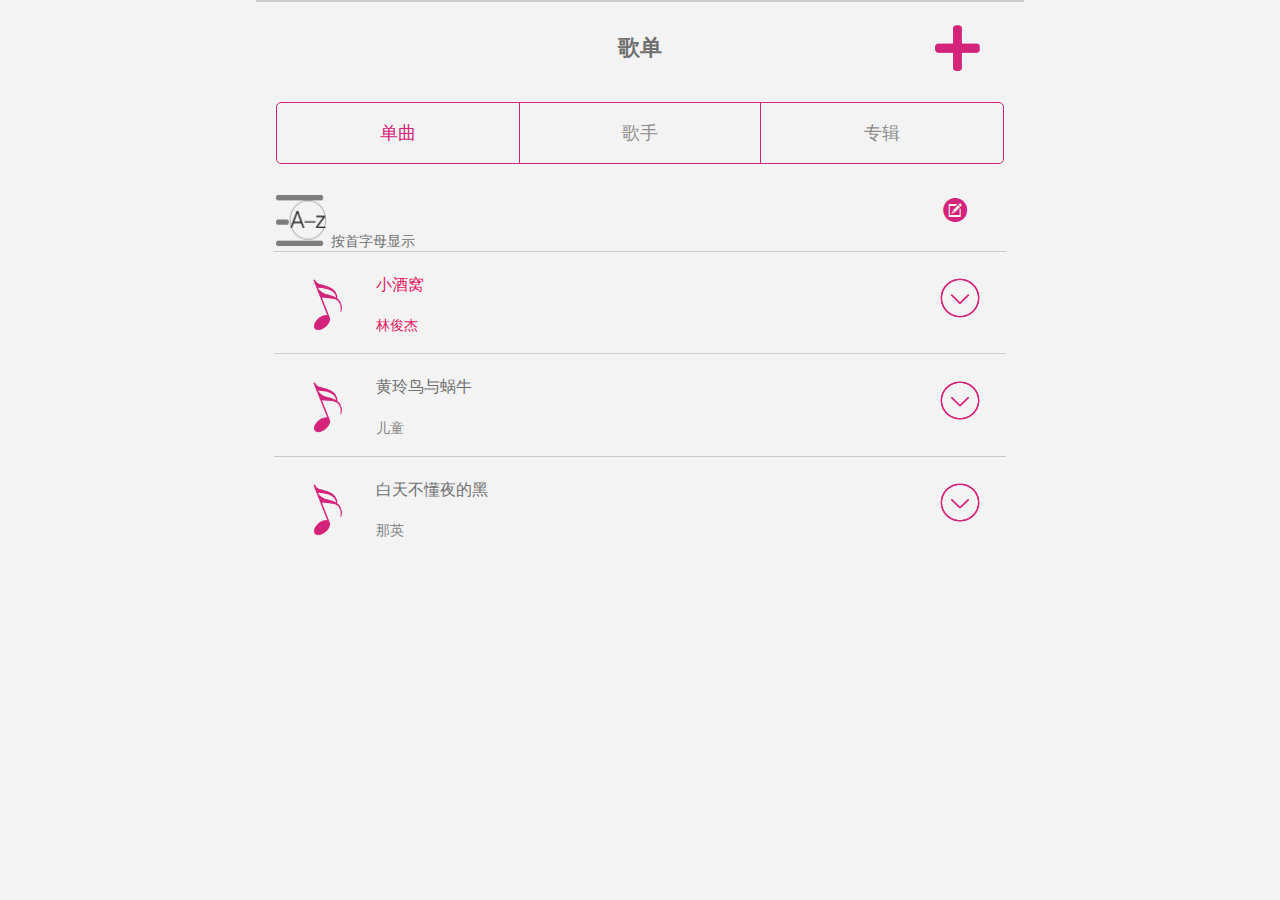
<file: index.html>
<!DOCTYPE html>
<html>
	<head>
		<meta charset="UTF-8">
	    <meta name="viewport" content="width=device-width"/>
		<!-- Add to homescreen for Safari on Ios -->
		<meta name="apple-mobile-web-app-capable" content="yes">
		<meta name="apple-mobile-web-app-status-bar-style" content="black">
		<meta name="apple-mobile-web-app-title" content="play">
		<link rel="apple-touch-icon" href="./images/logo.png">
		<!-- Add to homescreen for Chrome on Android -->
		<meta name="mobile-web-app-capable" content="yes">
		<meta name="application-name" content="play">
		<meta name="theme-color" content="#2F3BA2">
		<link rel="icon" sizes="192x192" href="./images/logo.png">
	    <script src="js/jquery.js"></script>
		<script src="js/index.js"></script>
		<link rel="stylesheet" type="text/css" href="css/index.css"/>
		<title>播放页</title>
	</head>
	<body>
		<audio class="audio" src="./list/小酒窝.mp3"loop></audio>
		<div class="bplay">
			<div class="pheader">
				<div class="fan">
					<img src="./images/plist.png"/>
				</div>
				<div class="plist">
					&#xe61f;
				</div>
			</div>
			<div class="ban">
				<img src="images/1.png"/>
				<div class="banR">
					<img src="./images/xin.png"/>
					<span class="zi">如果大家都拥有海</span>
					<div class="pcircle">
						<div class="pyuan"></div>
					</div>
				</div>
			</div>
			<div class="bofang">
				<div class="starttime">0:00</div>
				<div class="endtime">3:24</div>
				<div class="progress">
					<div id="done"></div>
					<div class="procir"></div>
				</div>
			</div>
			<div class="sing">
				<div class="singname">
					<!--小酒窝-->
				</div>
				<div class="zuozhe">
					<!--林俊杰-->
				</div>
			</div>
			<div class="singActive">
				<a href=""class="singa1">&#xe600;</a>
				<a href=""class="singa2">&#xe60e;</a>
			</div>
			<div class="singci">
				<div class="geci"></div>
			</div>
			<div class="change">
				<div class="play">
					<img src="images/play.png"/>
				</div>
				<div class="prev">
					&#xe950;
				</div>
				<div class="next">
					&#xe951;
				</div>
			</div>
			<div class="glists">
				<div id="curr">当前播放列表</div>
				<ul class="glist"></ul>
			</div>
			<ul class="gcaozuo">
				<li>
					<p class="shou"></p>
					<span>收藏</span>
				</li>
				<li>
					<p class="shan"></p>
					<span>删除</span>
				</li>
			</ul>
		</div>
		<div class="mlist">
			<div class="headerlist">
	          <p>歌单</p>
	          <img class="new" src="images/新建.png" alt="" />
		</div>
		<ul class="zlist">
			<li class="active"data-role="dan">单曲</li>
			<li class="ges"data-role="ges">歌手</li>
			<li data-role="zhuan">专辑</li>
		</ul>
		<div class="bianji">
			<div class="szm">
				<img src="images/h_03.png"/>
				按首字母显示
			</div>
		    <a href=""class="bianjia">&#xe6e3;</a>
		</div>
		<ul class="lists"></ul>
		</div>
	</body>
</html>
</file>
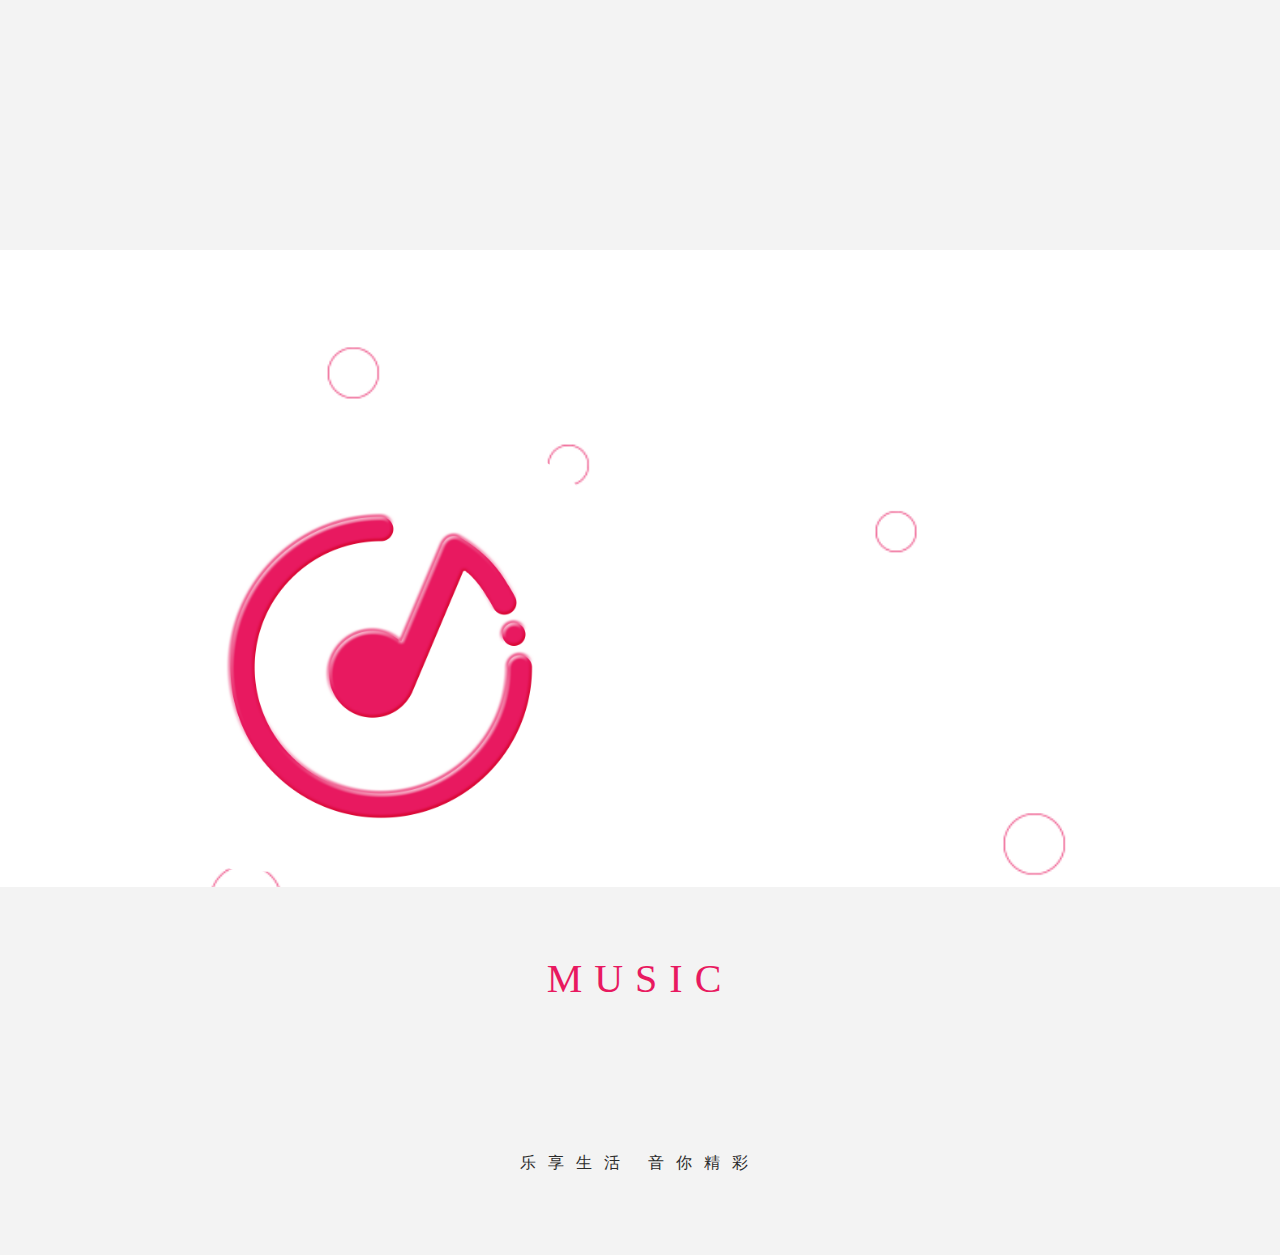
<file: yingdao.html>
<!DOCTYPE html>
<html>
	<head>
		<meta charset="UTF-8">
		<meta name="viewport" content="width=device-width"/>
		<!-- Add to homescreen for Safari on Ios -->
		<meta name="apple-mobile-web-app-capable" content="yes">
		<meta name="apple-mobile-web-app-status-bar-style" content="black">
		<meta name="apple-mobile-web-app-title" content="welcome">
		<link rel="apple-touch-icon" href="./images/logo.png">
		<!-- Add to homescreen for Chrome on Android -->
		<meta name="mobile-web-app-capable" content="yes">
		<meta name="application-name" content="welcome">
		<meta name="theme-color" content="#2F3BA2">
		<link rel="icon" sizes="192x192" href="./images/logo.png">
	    <script src="js/jquery.js"></script>
		<script src="js/index.js"></script>
		<link rel="stylesheet" type="text/css" href="css/index.css"/>
		<title>引导页</title>
	</head>
	<body>
		<div class="ylogo">
			<img src="images/logo.png" alt="" />
		</div>
		<div class="ymusic">
			music
		</div>
		<div class="guang">
			乐享生活  音你精彩
		</div>
	</body>
</html>
</file>
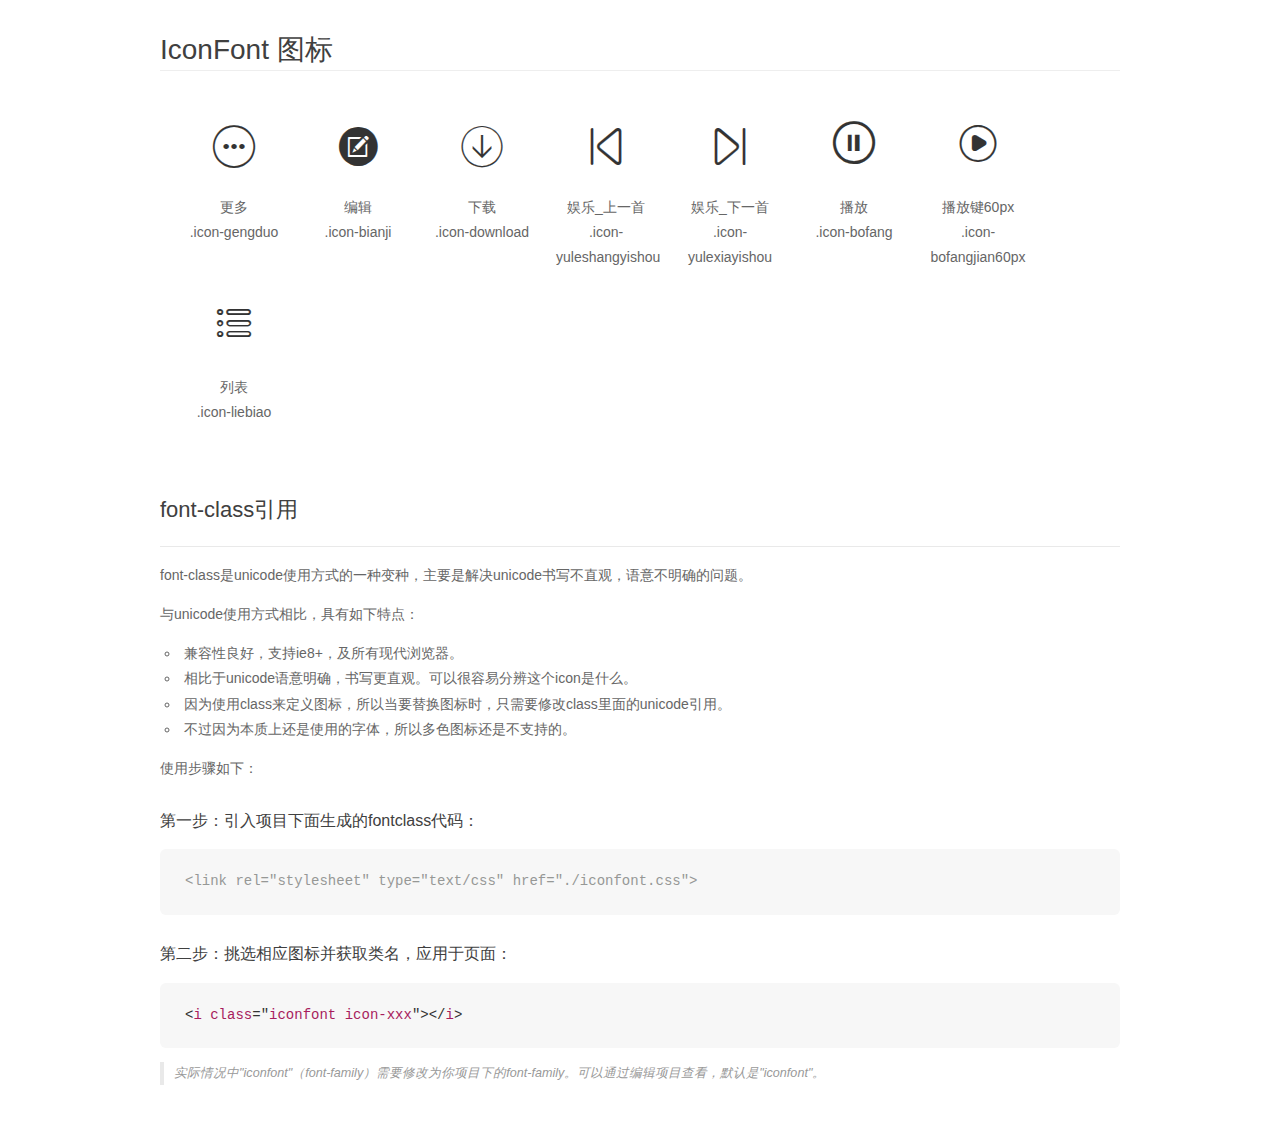
<file: css/font_ludbtrnggory66r/demo_fontclass.html>
<!DOCTYPE html>
<html>
<head>
    <meta charset="utf-8"/>
    <title>IconFont</title>
    <link rel="stylesheet" href="demo.css">
    <link rel="stylesheet" href="iconfont.css">
</head>
<body>
    <div class="main markdown">
        <h1>IconFont 图标</h1>
        <ul class="icon_lists clear">
            
                <li>
                <i class="icon iconfont icon-gengduo"></i>
                    <div class="name">更多</div>
                    <div class="fontclass">.icon-gengduo</div>
                </li>
            
                <li>
                <i class="icon iconfont icon-bianji"></i>
                    <div class="name">编辑</div>
                    <div class="fontclass">.icon-bianji</div>
                </li>
            
                <li>
                <i class="icon iconfont icon-download"></i>
                    <div class="name">下载</div>
                    <div class="fontclass">.icon-download</div>
                </li>
            
                <li>
                <i class="icon iconfont icon-yuleshangyishou"></i>
                    <div class="name">娱乐_上一首</div>
                    <div class="fontclass">.icon-yuleshangyishou</div>
                </li>
            
                <li>
                <i class="icon iconfont icon-yulexiayishou"></i>
                    <div class="name">娱乐_下一首</div>
                    <div class="fontclass">.icon-yulexiayishou</div>
                </li>
            
                <li>
                <i class="icon iconfont icon-bofang"></i>
                    <div class="name">播放</div>
                    <div class="fontclass">.icon-bofang</div>
                </li>
            
                <li>
                <i class="icon iconfont icon-bofangjian60px"></i>
                    <div class="name">播放键60px</div>
                    <div class="fontclass">.icon-bofangjian60px</div>
                </li>
            
                <li>
                <i class="icon iconfont icon-liebiao"></i>
                    <div class="name">列表</div>
                    <div class="fontclass">.icon-liebiao</div>
                </li>
            
        </ul>

        <h2 id="font-class-">font-class引用</h2>
        <hr>

        <p>font-class是unicode使用方式的一种变种，主要是解决unicode书写不直观，语意不明确的问题。</p>
        <p>与unicode使用方式相比，具有如下特点：</p>
        <ul>
        <li>兼容性良好，支持ie8+，及所有现代浏览器。</li>
        <li>相比于unicode语意明确，书写更直观。可以很容易分辨这个icon是什么。</li>
        <li>因为使用class来定义图标，所以当要替换图标时，只需要修改class里面的unicode引用。</li>
        <li>不过因为本质上还是使用的字体，所以多色图标还是不支持的。</li>
        </ul>
        <p>使用步骤如下：</p>
        <h3 id="-fontclass-">第一步：引入项目下面生成的fontclass代码：</h3>


        <pre><code class="lang-js hljs javascript"><span class="hljs-comment">&lt;link rel="stylesheet" type="text/css" href="./iconfont.css"&gt;</span></code></pre>
        <h3 id="-">第二步：挑选相应图标并获取类名，应用于页面：</h3>
        <pre><code class="lang-css hljs">&lt;<span class="hljs-selector-tag">i</span> <span class="hljs-selector-tag">class</span>="<span class="hljs-selector-tag">iconfont</span> <span class="hljs-selector-tag">icon-xxx</span>"&gt;&lt;/<span class="hljs-selector-tag">i</span>&gt;</code></pre>
        <blockquote>
        <p>实际情况中"iconfont"（font-family）需要修改为你项目下的font-family。可以通过编辑项目查看，默认是"iconfont"。</p>
        </blockquote>
    </div>
</body>
</html>
</file>
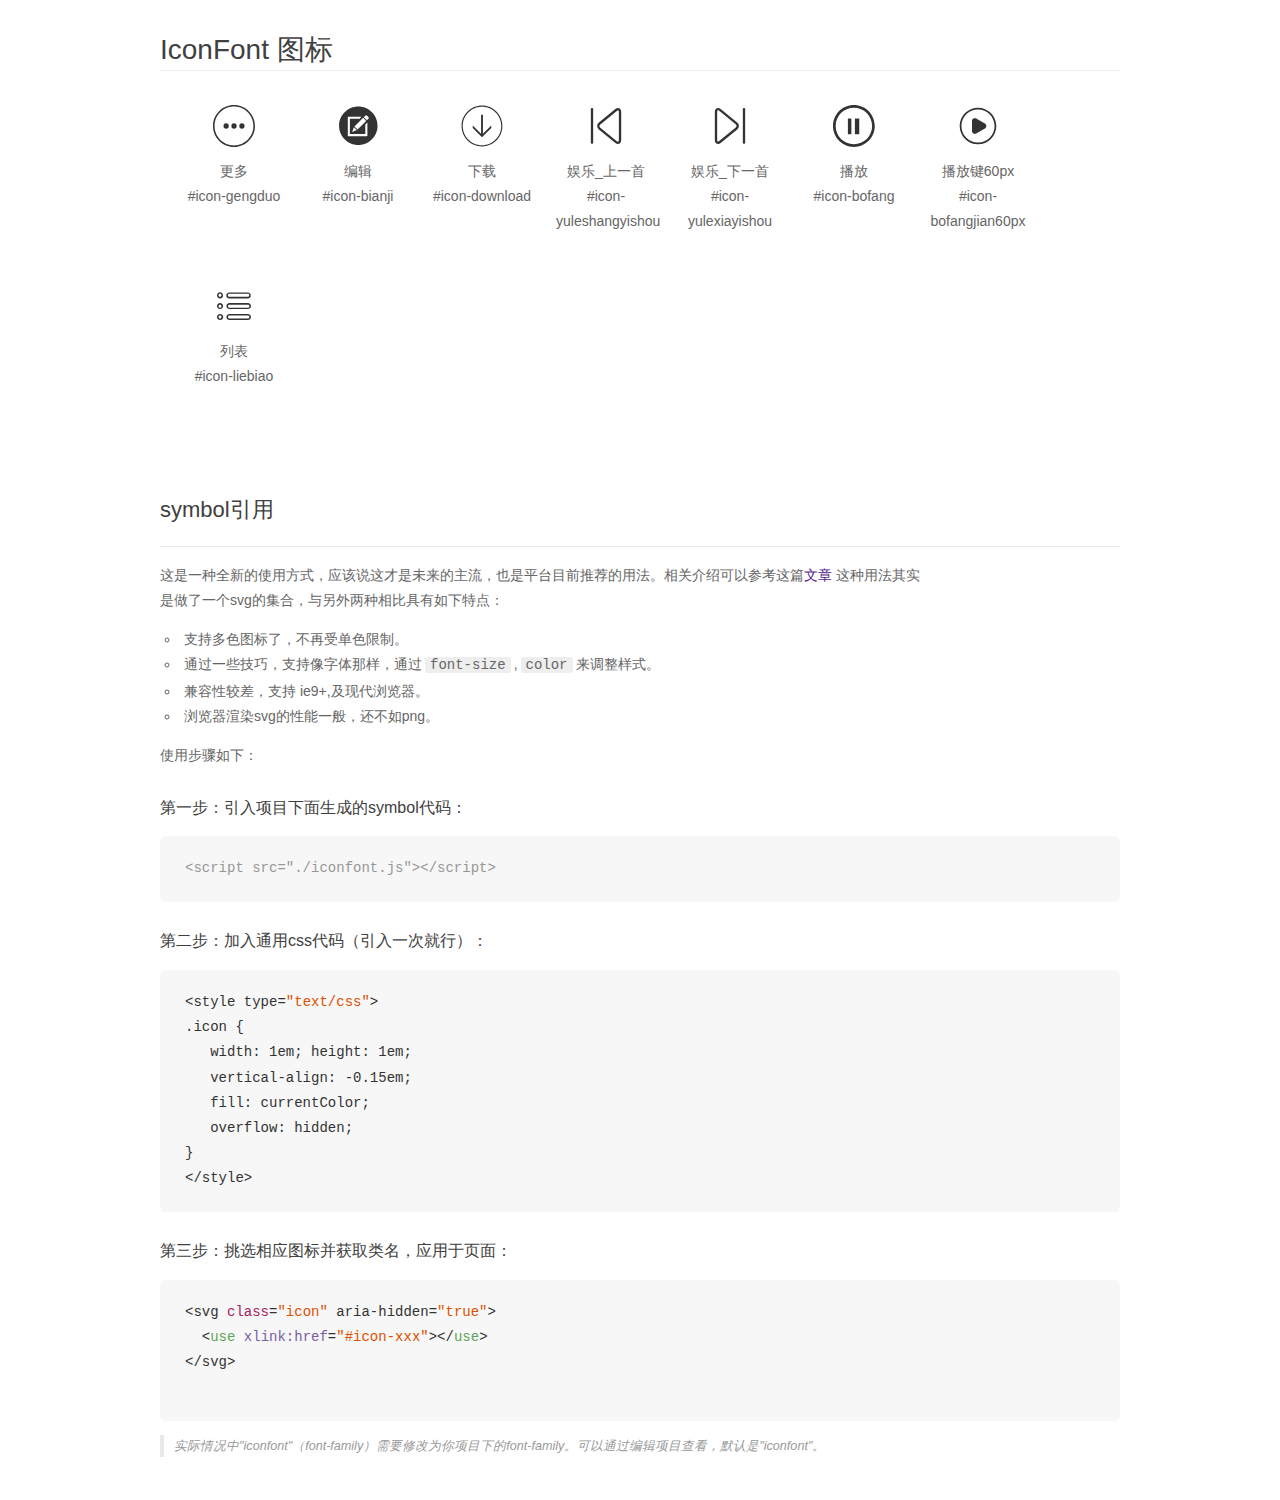
<file: css/font_ludbtrnggory66r/demo_symbol.html>
<!DOCTYPE html>
<html>
<head>
    <meta charset="utf-8"/>
    <title>IconFont</title>
    <link rel="stylesheet" href="demo.css">
    <script src="iconfont.js"></script>

    <style type="text/css">
        .icon {
          /* 通过设置 font-size 来改变图标大小 */
          width: 1em; height: 1em;
          /* 图标和文字相邻时，垂直对齐 */
          vertical-align: -0.15em;
          /* 通过设置 color 来改变 SVG 的颜色/fill */
          fill: currentColor;
          /* path 和 stroke 溢出 viewBox 部分在 IE 下会显示
             normalize.css 中也包含这行 */
          overflow: hidden;
        }

    </style>
</head>
<body>
    <div class="main markdown">
        <h1>IconFont 图标</h1>
        <ul class="icon_lists clear">
            
                <li>
                    <svg class="icon" aria-hidden="true">
                        <use xlink:href="#icon-gengduo"></use>
                    </svg>
                    <div class="name">更多</div>
                    <div class="fontclass">#icon-gengduo</div>
                </li>
            
                <li>
                    <svg class="icon" aria-hidden="true">
                        <use xlink:href="#icon-bianji"></use>
                    </svg>
                    <div class="name">编辑</div>
                    <div class="fontclass">#icon-bianji</div>
                </li>
            
                <li>
                    <svg class="icon" aria-hidden="true">
                        <use xlink:href="#icon-download"></use>
                    </svg>
                    <div class="name">下载</div>
                    <div class="fontclass">#icon-download</div>
                </li>
            
                <li>
                    <svg class="icon" aria-hidden="true">
                        <use xlink:href="#icon-yuleshangyishou"></use>
                    </svg>
                    <div class="name">娱乐_上一首</div>
                    <div class="fontclass">#icon-yuleshangyishou</div>
                </li>
            
                <li>
                    <svg class="icon" aria-hidden="true">
                        <use xlink:href="#icon-yulexiayishou"></use>
                    </svg>
                    <div class="name">娱乐_下一首</div>
                    <div class="fontclass">#icon-yulexiayishou</div>
                </li>
            
                <li>
                    <svg class="icon" aria-hidden="true">
                        <use xlink:href="#icon-bofang"></use>
                    </svg>
                    <div class="name">播放</div>
                    <div class="fontclass">#icon-bofang</div>
                </li>
            
                <li>
                    <svg class="icon" aria-hidden="true">
                        <use xlink:href="#icon-bofangjian60px"></use>
                    </svg>
                    <div class="name">播放键60px</div>
                    <div class="fontclass">#icon-bofangjian60px</div>
                </li>
            
                <li>
                    <svg class="icon" aria-hidden="true">
                        <use xlink:href="#icon-liebiao"></use>
                    </svg>
                    <div class="name">列表</div>
                    <div class="fontclass">#icon-liebiao</div>
                </li>
            
        </ul>


        <h2 id="symbol-">symbol引用</h2>
        <hr>

        <p>这是一种全新的使用方式，应该说这才是未来的主流，也是平台目前推荐的用法。相关介绍可以参考这篇<a href="">文章</a>
        这种用法其实是做了一个svg的集合，与另外两种相比具有如下特点：</p>
        <ul>
          <li>支持多色图标了，不再受单色限制。</li>
          <li>通过一些技巧，支持像字体那样，通过<code>font-size</code>,<code>color</code>来调整样式。</li>
          <li>兼容性较差，支持 ie9+,及现代浏览器。</li>
          <li>浏览器渲染svg的性能一般，还不如png。</li>
        </ul>
        <p>使用步骤如下：</p>
        <h3 id="-symbol-">第一步：引入项目下面生成的symbol代码：</h3>
        <pre><code class="lang-js hljs javascript"><span class="hljs-comment">&lt;script src="./iconfont.js"&gt;&lt;/script&gt;</span></code></pre>
        <h3 id="-css-">第二步：加入通用css代码（引入一次就行）：</h3>
        <pre><code class="lang-js hljs javascript">&lt;style type=<span class="hljs-string">"text/css"</span>&gt;
.icon {
   width: <span class="hljs-number">1</span>em; height: <span class="hljs-number">1</span>em;
   vertical-align: <span class="hljs-number">-0.15</span>em;
   fill: currentColor;
   overflow: hidden;
}
&lt;<span class="hljs-regexp">/style&gt;</span></code></pre>
        <h3 id="-">第三步：挑选相应图标并获取类名，应用于页面：</h3>
        <pre><code class="lang-js hljs javascript">&lt;svg <span class="hljs-class"><span class="hljs-keyword">class</span></span>=<span class="hljs-string">"icon"</span> aria-hidden=<span class="hljs-string">"true"</span>&gt;<span class="xml"><span class="hljs-tag">
  &lt;<span class="hljs-name">use</span> <span class="hljs-attr">xlink:href</span>=<span class="hljs-string">"#icon-xxx"</span>&gt;</span><span class="hljs-tag">&lt;/<span class="hljs-name">use</span>&gt;</span>
</span>&lt;<span class="hljs-regexp">/svg&gt;
        </span></code></pre>
        <blockquote>
        <p>实际情况中"iconfont"（font-family）需要修改为你项目下的font-family。可以通过编辑项目查看，默认是"iconfont"。</p>
        </blockquote>
    </div>
</body>
</html>
</file>
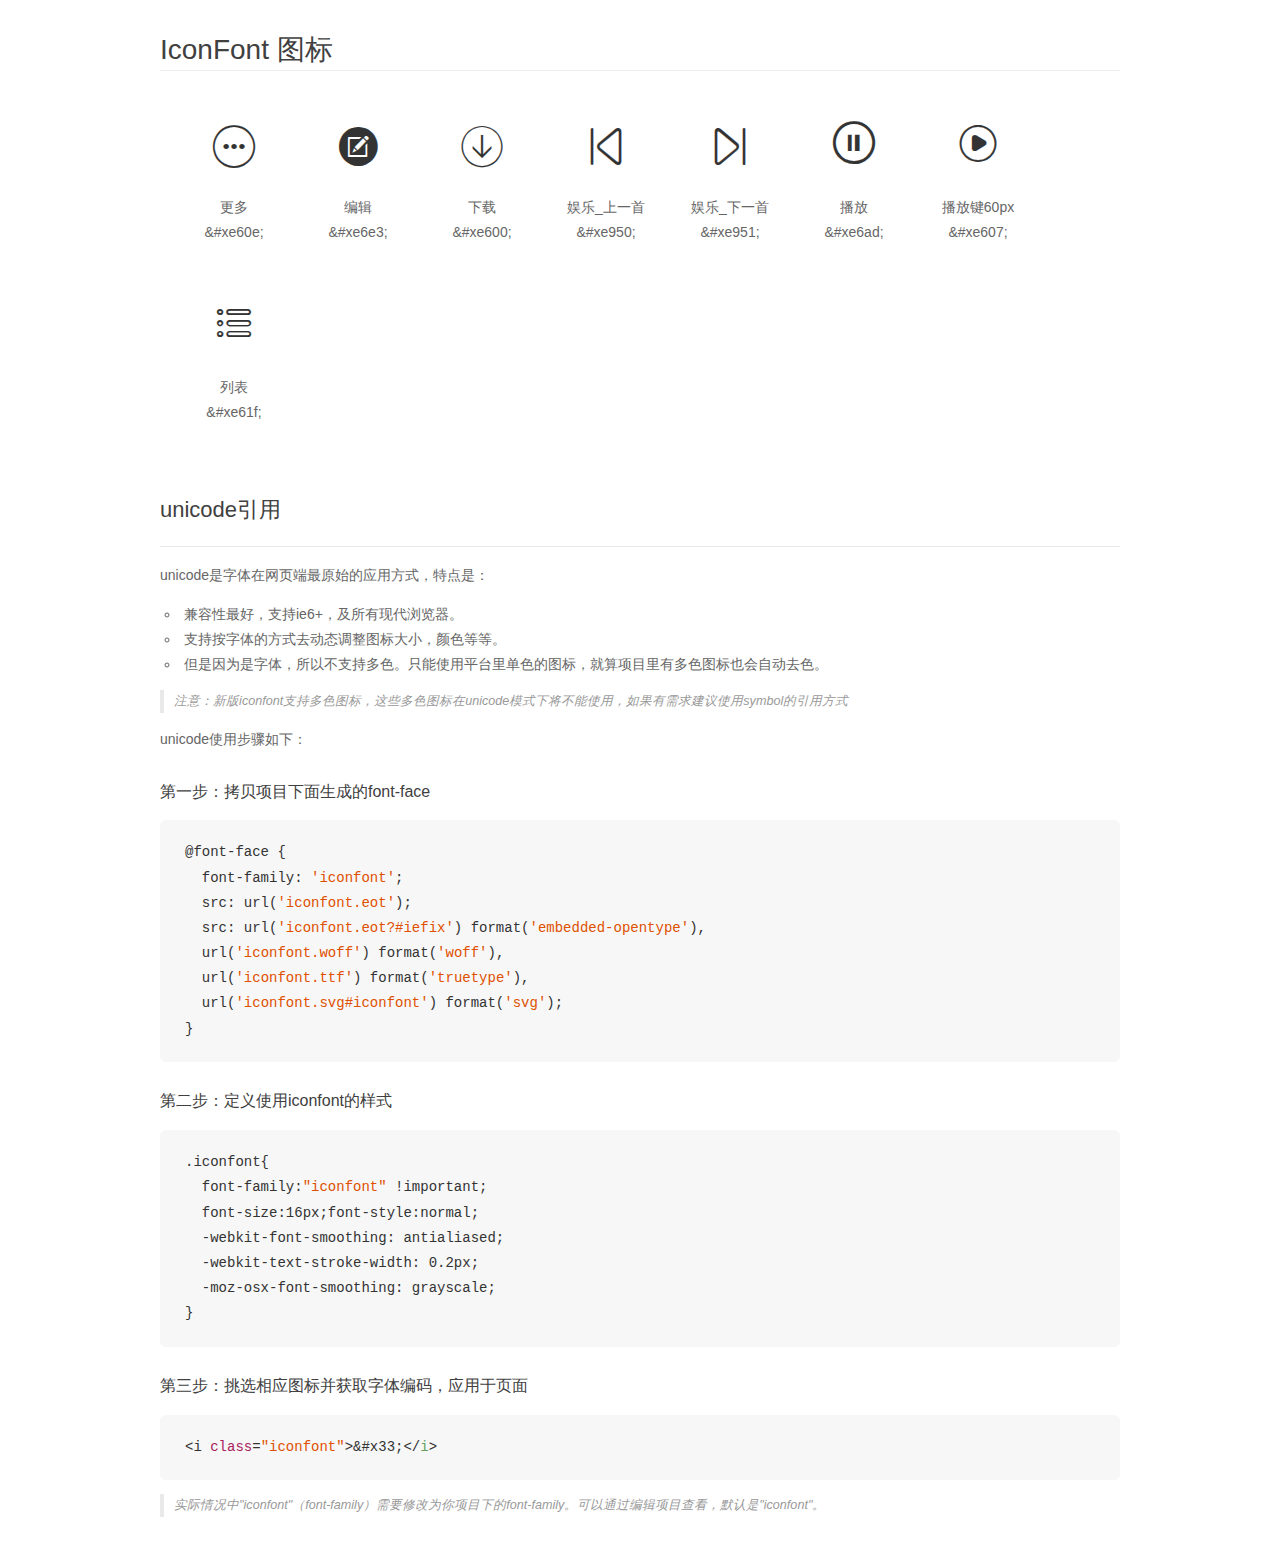
<file: css/font_ludbtrnggory66r/demo_unicode.html>
<!DOCTYPE html>
<html>
<head>
    <meta charset="utf-8"/>
    <title>IconFont</title>
    <link rel="stylesheet" href="demo.css">

    <style type="text/css">

        @font-face {font-family: "iconfont";
          src: url('iconfont.eot'); /* IE9*/
          src: url('iconfont.eot#iefix') format('embedded-opentype'), /* IE6-IE8 */
          url('iconfont.woff') format('woff'), /* chrome, firefox */
          url('iconfont.ttf') format('truetype'), /* chrome, firefox, opera, Safari, Android, iOS 4.2+*/
          url('iconfont.svg#iconfont') format('svg'); /* iOS 4.1- */
        }

        .iconfont {
          font-family:"iconfont" !important;
          font-size:16px;
          font-style:normal;
          -webkit-font-smoothing: antialiased;
          -webkit-text-stroke-width: 0.2px;
          -moz-osx-font-smoothing: grayscale;
        }

    </style>
</head>
<body>
    <div class="main markdown">
        <h1>IconFont 图标</h1>
        <ul class="icon_lists clear">
            
                <li>
                <i class="icon iconfont">&#xe60e;</i>
                    <div class="name">更多</div>
                    <div class="code">&amp;#xe60e;</div>
                </li>
            
                <li>
                <i class="icon iconfont">&#xe6e3;</i>
                    <div class="name">编辑</div>
                    <div class="code">&amp;#xe6e3;</div>
                </li>
            
                <li>
                <i class="icon iconfont">&#xe600;</i>
                    <div class="name">下载</div>
                    <div class="code">&amp;#xe600;</div>
                </li>
            
                <li>
                <i class="icon iconfont">&#xe950;</i>
                    <div class="name">娱乐_上一首</div>
                    <div class="code">&amp;#xe950;</div>
                </li>
            
                <li>
                <i class="icon iconfont">&#xe951;</i>
                    <div class="name">娱乐_下一首</div>
                    <div class="code">&amp;#xe951;</div>
                </li>
            
                <li>
                <i class="icon iconfont">&#xe6ad;</i>
                    <div class="name">播放</div>
                    <div class="code">&amp;#xe6ad;</div>
                </li>
            
                <li>
                <i class="icon iconfont">&#xe607;</i>
                    <div class="name">播放键60px</div>
                    <div class="code">&amp;#xe607;</div>
                </li>
            
                <li>
                <i class="icon iconfont">&#xe61f;</i>
                    <div class="name">列表</div>
                    <div class="code">&amp;#xe61f;</div>
                </li>
            
        </ul>
        <h2 id="unicode-">unicode引用</h2>
        <hr>

        <p>unicode是字体在网页端最原始的应用方式，特点是：</p>
        <ul>
        <li>兼容性最好，支持ie6+，及所有现代浏览器。</li>
        <li>支持按字体的方式去动态调整图标大小，颜色等等。</li>
        <li>但是因为是字体，所以不支持多色。只能使用平台里单色的图标，就算项目里有多色图标也会自动去色。</li>
        </ul>
        <blockquote>
        <p>注意：新版iconfont支持多色图标，这些多色图标在unicode模式下将不能使用，如果有需求建议使用symbol的引用方式</p>
        </blockquote>
        <p>unicode使用步骤如下：</p>
        <h3 id="-font-face">第一步：拷贝项目下面生成的font-face</h3>
        <pre><code class="lang-js hljs javascript">@font-face {
  font-family: <span class="hljs-string">'iconfont'</span>;
  src: url(<span class="hljs-string">'iconfont.eot'</span>);
  src: url(<span class="hljs-string">'iconfont.eot?#iefix'</span>) format(<span class="hljs-string">'embedded-opentype'</span>),
  url(<span class="hljs-string">'iconfont.woff'</span>) format(<span class="hljs-string">'woff'</span>),
  url(<span class="hljs-string">'iconfont.ttf'</span>) format(<span class="hljs-string">'truetype'</span>),
  url(<span class="hljs-string">'iconfont.svg#iconfont'</span>) format(<span class="hljs-string">'svg'</span>);
}
</code></pre>
        <h3 id="-iconfont-">第二步：定义使用iconfont的样式</h3>
        <pre><code class="lang-js hljs javascript">.iconfont{
  font-family:<span class="hljs-string">"iconfont"</span> !important;
  font-size:<span class="hljs-number">16</span>px;font-style:normal;
  -webkit-font-smoothing: antialiased;
  -webkit-text-stroke-width: <span class="hljs-number">0.2</span>px;
  -moz-osx-font-smoothing: grayscale;
}
</code></pre>
        <h3 id="-">第三步：挑选相应图标并获取字体编码，应用于页面</h3>
        <pre><code class="lang-js hljs javascript">&lt;i <span class="hljs-class"><span class="hljs-keyword">class</span></span>=<span class="hljs-string">"iconfont"</span>&gt;&amp;#x33;<span class="xml"><span class="hljs-tag">&lt;/<span class="hljs-name">i</span>&gt;</span></span></code></pre>

        <blockquote>
        <p>实际情况中"iconfont"（font-family）需要修改为你项目下的font-family。可以通过编辑项目查看，默认是"iconfont"。</p>
        </blockquote>
    </div>


</body>
</html>
</file>
<file: css/index.css>
@charset "UTF-8";
* {
  padding: 0;
  margin: 0;
  list-style: none;
  box-sizing: border-box; }

html {
  font-size: 100px;
  overflow: hidden; }

body {
  font-size: 15px;
  background: #f3f3f3;
  position: relative; }

@font-face {
  font-family: 'iconfont';
  src: url("iconfont.eot");
  src: url("iconfont.eot?#iefix") format("embedded-opentype"), url("iconfont.woff") format("woff"), url("iconfont.ttf") format("truetype"), url("iconfont.svg#iconfont") format("svg"); }

.iconfont {
  font-family: "iconfont" !important;
  font-size: 16px;
  font-style: normal;
  -webkit-font-smoothing: antialiased;
  -webkit-text-stroke-width: 0.2px;
  -moz-osx-font-smoothing: grayscale; }

@media screen and (min-width: 320px) {
  html {
    font-size: 42.66667px; } }

@media screen and (min-width: 360px) {
  html {
    font-size: 48px; } }

@media screen and (min-width: 375px) {
  html {
    font-size: 50px; } }

@media screen and (min-width: 412px) {
  html {
    font-size: 54.93333px; } }

@media screen and (min-width: 414px) {
  html {
    font-size: 55.2px; } }

@media screen and (min-width: 768px) {
  html {
    font-size: 102.4px; } }
.mlist,.bplay{
	width:100%;
	height:100%;
	position: absolute;
	left:0;
	top:0;
	background: #fff; }
	.bplay{
		background: #f3f3f3; 
		display:none;}
.ylogo {
  width: 100%;
  height: 6.22rem;
  margin-top: 2.44rem;
  background: url("../images/引导图2.png") 0 0 no-repeat;
  background-size: 100%; }
  .ylogo img {
    width: 4.1rem;
    height: 4.1rem;
    margin-left: 1.7rem;
    margin-top: 2rem; }

.ymusic {
  width: 100%;
  height: 1.8rem;
  color: #e81960;
  font-family: "苹方";
  font-size: 40px;
  font-weight: 300;
  text-align: center;
  line-height: 1.8rem;
  letter-spacing: 12px;
  text-transform: uppercase; }

.guang {
  width: 100%;
  height: 1.8rem;
  color: #2b2b2b;
  font-family: "苹方";
  font-size: 16px;
  text-align: center;
  line-height: 1.8rem;
  letter-spacing: 12px; }

.pheader {
  width: 100%;
  height: 1rem;
  position: relative;
  background: #ee99b7; }
  .pheader .fan {
    width: 1rem;
    height: 1rem;
    position: absolute;
    left: 0.2rem;
    top: 0; }
    .pheader .fan img {
      width: 100%;
      height: 100%; }
  .pheader .plist {
    width: 1rem;
    height: 1rem;
    position: absolute;
    right: 0.2rem;
    top: 0;
    font-family: 'iconfont';
    color: #fff;
    font-size: 40px;
    text-align: center;
    line-height: 1rem; }

.ban {
  width: 100%;
  height: 7.2rem;
  position: relative; }
  .ban > img {
    width: 6rem;
    height: 100%;
    float: left; }
  .ban .banR {
    width: 1.5rem;
    height: 100%;
    float: left; }
    .ban .banR img {
      width: 0.48rem;
      height: 0.48rem;
      position: absolute;
      right: 0.25rem;
      top: 0.1rem; }
    .ban .banR .zi {
      width: 0.8rem;
      height: 1.4rem;
      position: absolute;
      right: 0.4rem;
      top: 2rem;
      color: #232323;
      text-align: right;
      font-size: 16px;
      letter-spacing: 2px; }
    .ban .banR .pcircle {
      width: 0.34rem;
      height: 0.34rem;
      position: absolute;
      right: 0.8rem;
      top: 4rem;
      border: 1px solid #232323;
      border-radius: 50%; }
      .ban .banR .pcircle .pyuan {
        width: 0.2rem;
        height: 0.2rem;
        margin: 0.05rem auto;
        border-radius: 50%;
        background: #232323; }

.bofang {
  width: 100%;
  height: 1.1rem;
  position: relative; }
  .bofang .starttime, .bofang .endtime, .bofang .progress {
    width: 1rem;
    height: 0.5rem;
    position: absolute;
    top: 0.4rem;
    background: #e6185f;
    color: #fff;
    font-size: 12px;
    text-align: center;
    line-height: 0.5rem;
    border-radius: 5px; }
  .bofang .starttime {
    left: 0.3rem; }
  .bofang .endtime {
    right: 0.3rem; }
  .bofang .progress {
    width: 4.3rem;
    height: 0.1rem;
    top: 0.6rem;
    left: 1.5rem;
    background: #ccc;
    border-radius: 5px; }
    .bofang .progress .procir {
      width: 10px;
      height: 10px;
      border-radius: 50%;
      background: #e6185f;
      position: absolute;
      left: -5px;
      top: -3px; }
#done{
	position: absolute;
	left:0;
	top:0;
	height:100%;
	background:#e6185f;	
	opacity: 0.7;
	border-radius: 5px;   }
.sing {
  width: 100%;
  height: 0.7rem;
  position: relative;
  margin-top: 0.2rem; }
  .sing .singname, .sing .zuozhe {
    height: 0.5rem;
    float: left;
    margin-left: 5%;
    color: #8b8a8a;
    line-height: 0.5rem;
    font-size: 14px;
    letter-spacing: 2px;
    overflow: hidden; }
  .sing .singname {
    text-align: right;
    font-size: 16px; }
  .sing .zuozhe {
    line-height: 0.6rem;
    text-align: left; }

.singActive {
  width: 1.5rem;
  height: 0.6rem;
  position: absolute;
  right: 0.4rem;
  top: 9.5rem; }
  .singActive a {
    display: block;
    width: 0.6rem;
    height: 0.6rem;
    position: absolute;
    right: 0;
    bottom: 0;
    color: #d4237a;
    text-align: center;
    line-height: 0.6rem;
    font-size: 22px;
    font-family: 'iconfont';
    text-decoration: none; }
  .singActive .singa1 {
    left: 0; }

.singci {
  width: 92%;
  height: 2rem;
  margin: 0 auto;
  border-top: 2px dashed #ccc;
  overflow: hidden; 
  position: relative; }
 .singci .gesi{
   width:92%;
   height:2rem; 
   overflow: hidden;
   position: absolute;}
   .singci .gesi p{
   	   width:100%;
   	   height:0.3rem;
       color:#707070;
       font-size: 14px;
       line-height: 0.3rem; }

.change {
  width: 100%;
  height: 0.6rem;
  position: relative; }
  .change .play {
    width: 0.7rem;
    height: 0.7rem;
    position: absolute;
    left: 45%;
    top: 0.3rem;
    color: #d4237a;
    font-size: 26px;
    font-family: 'iconfont';
    text-align: center;
    line-height: 0.7rem; }
    .change .play img {
      width: 0.6rem;
      height: 0.6rem; }
  .change .prev {
    width: 0.7rem;
    height: 0.7rem;
    position: absolute;
    left: 30%;
    top: 0.3rem;
    color: #d4237a;
    font-size: 26px;
    text-align: center;
    line-height: 0.6rem;
    font-family: 'iconfont'; }
  .change .next {
    width: 0.7rem;
    height: 0.7rem;
    position: absolute;
    left: 60%;
    top: 0.3rem;
    font-size: 26px;
    color: #d4237a;
    text-align: center;
    line-height: 0.6rem;
    font-family: 'iconfont'; }
.glists{
  width: 100%;
  height: auto;
  position: absolute;
  bottom: -16rem;
  left: 0;
  display: none;
  background: #fff;
  }   
.glists #curr{
  	width:100%;
  	height:0.8rem;
  	background: #e4e4e4;
  	position: absolute;
  	left:0;
  	top:0;
  	text-align: center;
  	line-height: 0.8rem;
  	letter-spacing: 0.02rem;
  	color:#8b8a8a;
  }
.glist {
  width: 100%;
  height: auto;
  position: absolute;
  top: 0.8rem;
  left: 0;
  background: #efefef; }
  .glist li {
    width: 100%;
    height: 0.8rem;
    border-top: 1px solid #e4e4e4; }
    .glist li .singname, .glist li .zuozhe {
      height: 0.5rem;
      float: left;
      margin-left: 5%;
      color: #8b8a8a;
      line-height: 0.5rem;
      font-size: 14px;
      letter-spacing: 2px;
      overflow: hidden; }
    .glist li .singname {
      text-align: right;
      font-size: 16px; }
    .glist li .zuozhe {
      line-height: 0.6rem;
      text-align: left; }
  .glist .active .singname, .glist .active .zuozhe {
    color: #e6185f; }

.gcaozuo {
  width: 100%;
  height: 3rem;
  position: absolute;
  bottom: -16rem;
  left: 0;
  display: none;
  background: #efefef; }
  .gcaozuo li {
    width: 1rem;
    height: 0.8rem;    
    float: left;
    padding-top:0.4rem;
    margin-left: 5%;
    color: #8b8a8a;
    float:left
    line-height: 0.8rem;
    font-size: 14px;
    letter-spacing: 2px; }
    .gcaozuo li span{
    	display:block;
    margin-top:0.3rem;
    color: #8b8a8a;
    float:left
    line-height: 0.8rem;
    font-size: 14px;
    letter-spacing: 2px; }
.shou{
	width:27px;
	height:25px;
	background: url(../images/xin.png) 0 0 no-repeat;
	background-size: 100%;
}
.shan{
	width:27px;
	height:25px;
	background: url(../images/download.png) 0 0 no-repeat;
	background-size: 100%;
}
.headerlist {
  width: 7.5rem;
  height: 0.9rem;
  border-top: 2px solid #ccc;
  position: relative;
  margin: 0 auto; }
  .headerlist p {
    width: 100%;
    height: 100%;
    line-height: 0.9rem;
    text-align: center;
    color: #707070;
    font-size: 22px;
    font-weight: bold;
    font-family: "苹方"; }
  .headerlist img {
    width: 0.5rem;
    height: 0.5rem;
    position: absolute;
    right: 0.4rem;
    top: 0.2rem; }

.zlist {
  width: 7.1rem;
  height: 0.6rem;
  border: 1px solid #d4237a;
  margin: 0.1rem auto;
  border-radius: 5px; }
  .zlist li {
    width: 33.33%;
    height: 100%;
    text-align: center;
    line-height: 0.6rem;
    font-size: 18px;
    color: #8d8d8d;
    float: left;
    font-family: "苹方"; }
  .zlist .ges {
    border-left: 1px solid #d4237a;
    border-right: 1px solid #d4237a; }
  .zlist .active {
    color: #d4237a; }

.bianji {
  width: 7.5rem;
  height: 0.75rem;
  position: relative;
  margin: 0 auto; }
  .bianji .szm {
    width: 100%;
    height: 100%;
    line-height: 0.9rem;
    padding-left: 0.2rem;
    text-align: left;
    color: #707070;
    font-size: 14px;
    font-family: "苹方"; }
    .bianji .szm img {
      width: 0.5rem;
      height: 0.5rem;
      margin-top: 0.2rem; }
  .bianji a {
    width: 0.6rem;
    height: 0.6rem;
    line-height: 0.5rem;
    text-align: left;
    color: #d4237a;
    font-size: 26px;
    font-family: "iconfont";
    position: absolute;
    right: 0.2rem;
    top: 0.1rem;
    text-decoration: none; }

.lists {
  width: 7.15rem;
  height: auto;
  margin: 0 auto; }
  .lists li {
    width: 7.15rem;
    height: 1rem;
    position: relative;
    float: left;
    padding-left: 1rem;
    border-top: 1px solid #ccc; }
    .lists li .singname, .lists li .zuozhe {
      width: 100%;
      height: 0.55rem;
      line-height: 0.65rem;
      text-align: left;
      color: #707070;
      font-size: 16px;
      font-family: "苹方"; }
    .lists li .zuozhe {
      height: 0.45rem;
      color: #848484;
      line-height: 0.35rem;
      font-size: 14px; }
    .lists li img {
      width: 0.5rem;
      height: 0.5rem;
      position: absolute;
      right: 0.2rem;
      top: 0.2rem; }
    .lists li .yylogo {
      width: 0.6rem;
      height: 0.6rem;
      left: 0.2rem; }
  .lists .active .singname, .lists .active .zuozhe {
    color: #e6185f; }
  .geci{
  	position:absolute;
  	left:0;
  	top:0;
  	width:100%;
  	height:auto;
  	overflow: hidden;}
  .geci p{
  	width:100%;
  	height:0.68rem;
  	color:#888;
  	text-align: center;
  	line-height: 0.68rem; }
</file>
<file: css/font_ludbtrnggory66r/iconfont.css>
@font-face {font-family: "iconfont";
  src: url('iconfont.eot?t=1478433034439'); /* IE9*/
  src: url('iconfont.eot?t=1478433034439#iefix') format('embedded-opentype'), /* IE6-IE8 */
  url('iconfont.woff?t=1478433034439') format('woff'), /* chrome, firefox */
  url('iconfont.ttf?t=1478433034439') format('truetype'), /* chrome, firefox, opera, Safari, Android, iOS 4.2+*/
  url('iconfont.svg?t=1478433034439#iconfont') format('svg'); /* iOS 4.1- */
}

.iconfont {
  font-family:"iconfont" !important;
  font-size:16px;
  font-style:normal;
  -webkit-font-smoothing: antialiased;
  -webkit-text-stroke-width: 0.2px;
  -moz-osx-font-smoothing: grayscale;
}

.icon-gengduo:before { content: "\e60e"; }

.icon-bianji:before { content: "\e6e3"; }

.icon-download:before { content: "\e600"; }

.icon-yuleshangyishou:before { content: "\e950"; }

.icon-yulexiayishou:before { content: "\e951"; }

.icon-bofang:before { content: "\e6ad"; }

.icon-bofangjian60px:before { content: "\e607"; }

.icon-liebiao:before { content: "\e61f"; }
</file>
<file: css/font_ludbtrnggory66r/demo.css>
*{margin: 0;padding: 0;list-style: none;}
/*
KISSY CSS Reset
理念：1. reset 的目的不是清除浏览器的默认样式，这仅是部分工作。清除和重置是紧密不可分的。
2. reset 的目的不是让默认样式在所有浏览器下一致，而是减少默认样式有可能带来的问题。
3. reset 期望提供一套普适通用的基础样式。但没有银弹，推荐根据具体需求，裁剪和修改后再使用。
特色：1. 适应中文；2. 基于最新主流浏览器。
维护：玉伯<lifesinger@gmail.com>, 正淳<ragecarrier@gmail.com>
 */

/** 清除内外边距 **/
body, h1, h2, h3, h4, h5, h6, hr, p, blockquote, /* structural elements 结构元素 */
dl, dt, dd, ul, ol, li, /* list elements 列表元素 */
pre, /* text formatting elements 文本格式元素 */
form, fieldset, legend, button, input, textarea, /* form elements 表单元素 */
th, td /* table elements 表格元素 */ {
  margin: 0;
  padding: 0;
}

/** 设置默认字体 **/
body,
button, input, select, textarea /* for ie */ {
  font: 12px/1.5 tahoma, arial, \5b8b\4f53, sans-serif;
}
h1, h2, h3, h4, h5, h6 { font-size: 100%; }
address, cite, dfn, em, var { font-style: normal; } /* 将斜体扶正 */
code, kbd, pre, samp { font-family: courier new, courier, monospace; } /* 统一等宽字体 */
small { font-size: 12px; } /* 小于 12px 的中文很难阅读，让 small 正常化 */

/** 重置列表元素 **/
ul, ol { list-style: none; }

/** 重置文本格式元素 **/
a { text-decoration: none; }
a:hover { text-decoration: underline; }


/** 重置表单元素 **/
legend { color: #000; } /* for ie6 */
fieldset, img { border: 0; } /* img 搭车：让链接里的 img 无边框 */
button, input, select, textarea { font-size: 100%; } /* 使得表单元素在 ie 下能继承字体大小 */
/* 注：optgroup 无法扶正 */

/** 重置表格元素 **/
table { border-collapse: collapse; border-spacing: 0; }

/* 清除浮动 */
.ks-clear:after, .clear:after {
  content: '\20';
  display: block;
  height: 0;
  clear: both;
}
.ks-clear, .clear {
  *zoom: 1;
}

.main {
  padding: 30px 100px;
width: 960px;
margin: 0 auto;
}
.main h1{font-size:36px; color:#333; text-align:left;margin-bottom:30px; border-bottom: 1px solid #eee;}

.helps{margin-top:40px;}
.helps pre{
  padding:20px;
  margin:10px 0;
  border:solid 1px #e7e1cd;
  background-color: #fffdef;
  overflow: auto;
}

.icon_lists{
  width: 100% !important;

}

.icon_lists li{
  float:left;
  width: 100px;
  height:180px;
  text-align: center;
  list-style: none !important;
}
.icon_lists .icon{
  font-size: 42px;
  line-height: 100px;
  margin: 10px 0;
  color:#333;
  -webkit-transition: font-size 0.25s ease-out 0s;
  -moz-transition: font-size 0.25s ease-out 0s;
  transition: font-size 0.25s ease-out 0s;

}
.icon_lists .icon:hover{
  font-size: 100px;
}



.markdown {
  color: #666;
  font-size: 14px;
  line-height: 1.8;
}

.highlight {
  line-height: 1.5;
}

.markdown img {
  vertical-align: middle;
  max-width: 100%;
}

.markdown h1 {
  color: #404040;
  font-weight: 500;
  line-height: 40px;
  margin-bottom: 24px;
}

.markdown h2,
.markdown h3,
.markdown h4,
.markdown h5,
.markdown h6 {
  color: #404040;
  margin: 1.6em 0 0.6em 0;
  font-weight: 500;
  clear: both;
}

.markdown h1 {
  font-size: 28px;
}

.markdown h2 {
  font-size: 22px;
}

.markdown h3 {
  font-size: 16px;
}

.markdown h4 {
  font-size: 14px;
}

.markdown h5 {
  font-size: 12px;
}

.markdown h6 {
  font-size: 12px;
}

.markdown hr {
  height: 1px;
  border: 0;
  background: #e9e9e9;
  margin: 16px 0;
  clear: both;
}

.markdown p,
.markdown pre {
  margin: 1em 0;
}

.markdown > p,
.markdown > blockquote,
.markdown > .highlight,
.markdown > ol,
.markdown > ul {
  width: 80%;
}

.markdown ul > li {
  list-style: circle;
}

.markdown > ul li,
.markdown blockquote ul > li {
  margin-left: 20px;
  padding-left: 4px;
}

.markdown > ul li p,
.markdown > ol li p {
  margin: 0.6em 0;
}

.markdown ol > li {
  list-style: decimal;
}

.markdown > ol li,
.markdown blockquote ol > li {
  margin-left: 20px;
  padding-left: 4px;
}

.markdown code {
  margin: 0 3px;
  padding: 0 5px;
  background: #eee;
  border-radius: 3px;
}

.markdown pre {
  border-radius: 6px;
  background: #f7f7f7;
  padding: 20px;
}

.markdown pre code {
  border: none;
  background: #f7f7f7;
  margin: 0;
}

.markdown strong,
.markdown b {
  font-weight: 600;
}

.markdown > table {
  border-collapse: collapse;
  border-spacing: 0px;
  empty-cells: show;
  border: 1px solid #e9e9e9;
  width: 95%;
  margin-bottom: 24px;
}

.markdown > table th {
  white-space: nowrap;
  color: #333;
  font-weight: 600;

}

.markdown > table th,
.markdown > table td {
  border: 1px solid #e9e9e9;
  padding: 8px 16px;
  text-align: left;
}

.markdown > table th {
  background: #F7F7F7;
}

.markdown blockquote {
  font-size: 90%;
  color: #999;
  border-left: 4px solid #e9e9e9;
  padding-left: 0.8em;
  margin: 1em 0;
  font-style: italic;
}

.markdown blockquote p {
  margin: 0;
}

.markdown .anchor {
  opacity: 0;
  transition: opacity 0.3s ease;
  margin-left: 8px;
}

.markdown .waiting {
  color: #ccc;
}

.markdown h1:hover .anchor,
.markdown h2:hover .anchor,
.markdown h3:hover .anchor,
.markdown h4:hover .anchor,
.markdown h5:hover .anchor,
.markdown h6:hover .anchor {
  opacity: 1;
  display: inline-block;
}

.markdown > br,
.markdown > p > br {
  clear: both;
}


.hljs {
  display: block;
  background: white;
  padding: 0.5em;
  color: #333333;
  overflow-x: auto;
}

.hljs-comment,
.hljs-meta {
  color: #969896;
}

.hljs-string,
.hljs-variable,
.hljs-template-variable,
.hljs-strong,
.hljs-emphasis,
.hljs-quote {
  color: #df5000;
}

.hljs-keyword,
.hljs-selector-tag,
.hljs-type {
  color: #a71d5d;
}

.hljs-literal,
.hljs-symbol,
.hljs-bullet,
.hljs-attribute {
  color: #0086b3;
}

.hljs-section,
.hljs-name {
  color: #63a35c;
}

.hljs-tag {
  color: #333333;
}

.hljs-title,
.hljs-attr,
.hljs-selector-id,
.hljs-selector-class,
.hljs-selector-attr,
.hljs-selector-pseudo {
  color: #795da3;
}

.hljs-addition {
  color: #55a532;
  background-color: #eaffea;
}

.hljs-deletion {
  color: #bd2c00;
  background-color: #ffecec;
}

.hljs-link {
  text-decoration: underline;
}

pre{
  background: #fff;
}
</file>
